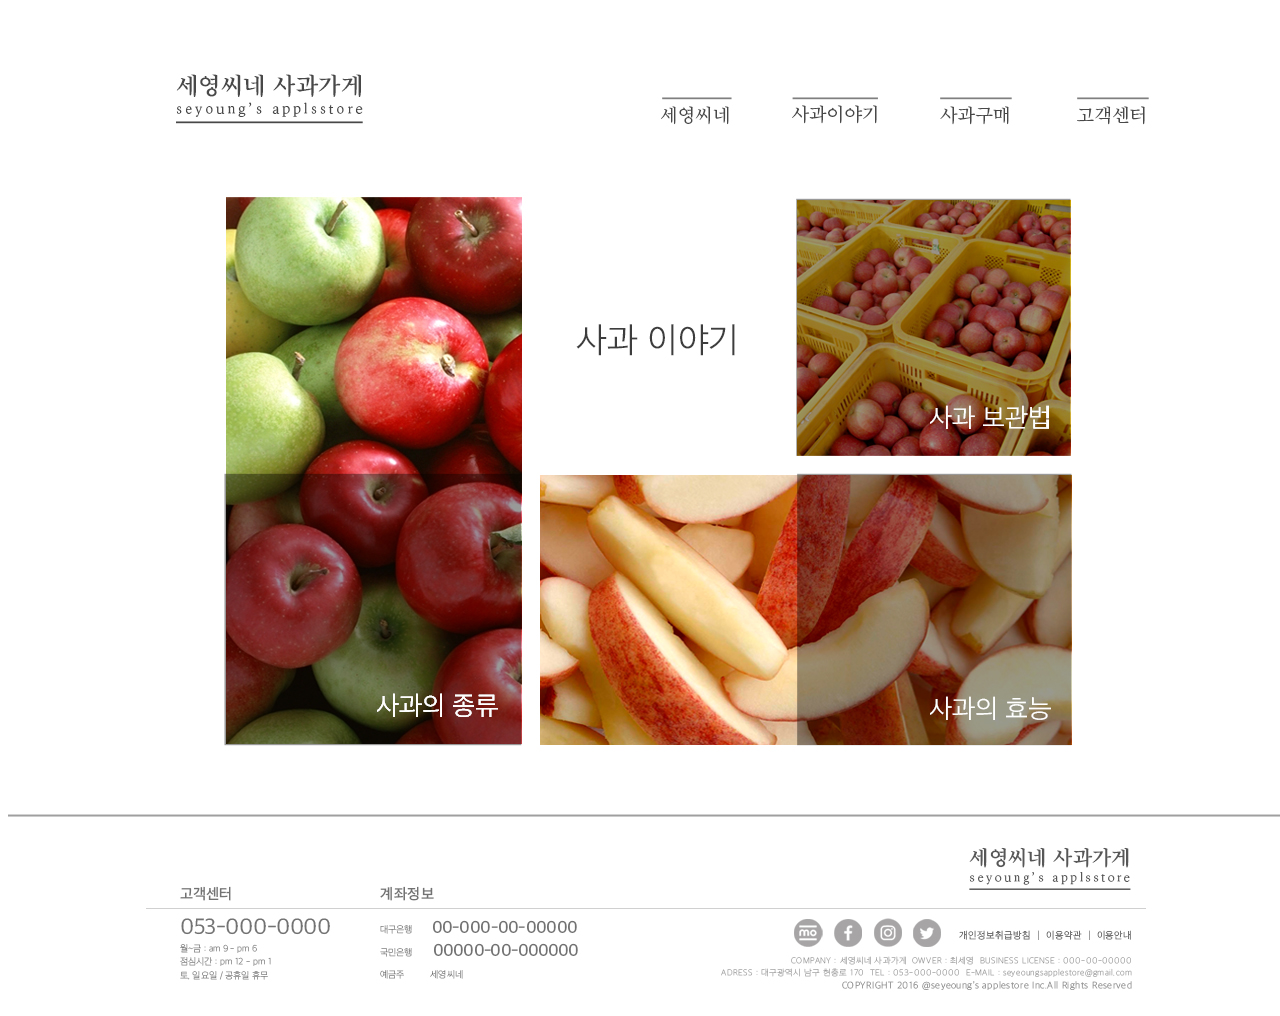
<file: applestory.html>
<!DOCTYPE html PUBLIC "-//W3C//DTD XHTML 1.0 Transitional//EN" "http://www.w3.org/TR/xhtml1/DTD/xhtml1-transitional.dtd">
<html xmlns="http://www.w3.org/1999/xhtml">
<head>
<meta http-equiv="Content-Type" content="text/html; charset=utf-8" />
<title>Untitled Document</title>
</head>

<body>
<table width="1280" border="0" cellspacing="0" cellpadding="0">
  <tr>
    <td><img src="applestory.jpg" width="1280" height="1000" usemap="#Map" border="0" /></td>
  </tr>
</table>

<map name="Map" id="Map">
  <area shape="rect" coords="217,467,514,736" href="applestorypopup3.html" />
  <area shape="rect" coords="790,467,1065,737" href="applestorypopup2.html" />
  <area shape="rect" coords="787,191,1064,448" href="applestorypopup1.html" />
  <area shape="rect" coords="787,912,816,940" href="http://www.seyeoungsapplestore.modoo.at" />
  <area shape="rect" coords="827,911,854,939" href="http://www.facebook.com/seyeoungsapplestore" />
  <area shape="rect" coords="864,912,894,941" href="http://www.instagram/_____x1" />
  <area shape="rect" coords="905,911,933,940" href="http://www.twitter.com" />
  <area shape="rect" coords="651,85,727,119" href="index.html" />
  <area shape="rect" coords="166,64,358,121" href="index.html" />
  <area shape="rect" coords="927,86,1007,120" href="buy.html" />
  <area shape="rect" coords="1064,84,1143,122" href="faq.html" />
</map>
</body>
</html>
</file>
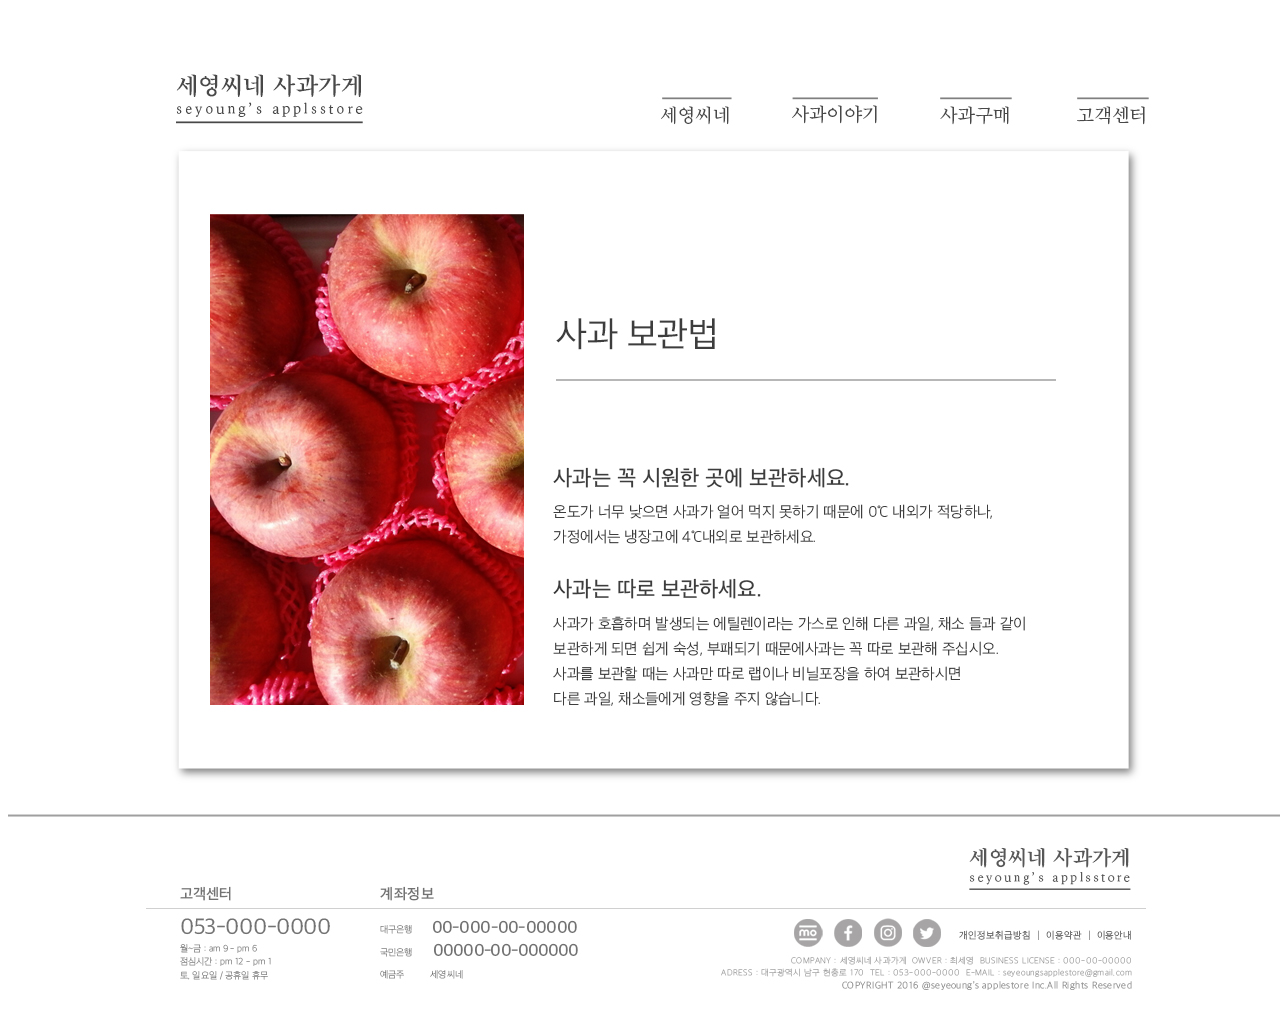
<file: applestorypopup1.html>
<!DOCTYPE html PUBLIC "-//W3C//DTD XHTML 1.0 Transitional//EN" "http://www.w3.org/TR/xhtml1/DTD/xhtml1-transitional.dtd">
<html xmlns="http://www.w3.org/1999/xhtml">
<head>
<meta http-equiv="Content-Type" content="text/html; charset=utf-8" />
<title>Untitled Document</title>
</head>

<body>
<table width="1280" border="0" cellspacing="0" cellpadding="0">
  <tr>
    <td><img src="popup1.jpg" width="1280" height="1000" usemap="#Map" border="0" /></td>
  </tr>
</table>

<map name="Map" id="Map">
  <area shape="rect" coords="646,84,728,119" href="index.html" />
  <area shape="rect" coords="162,63,362,123" href="index.html" />
  <area shape="rect" coords="780,82,873,120" href="applestory.html" />
  <area shape="rect" coords="923,82,1008,120" href="buy.html" />
  <area shape="rect" coords="1065,85,1143,120" href="faq.html" />
  <area shape="rect" coords="784,910,814,940" href="http://seyeoungsapplestore.modoo.at" />
  <area shape="rect" coords="824,911,855,941" href="http://www.facebook.com/seyeoungsapplestore" />
  <area shape="rect" coords="867,912,894,941" href="http://www.instagram.com/_____x1" />
  <area shape="rect" coords="904,911,932,940" href="http://www.twitter.com" />
</map>
</body>
</html>
</file>
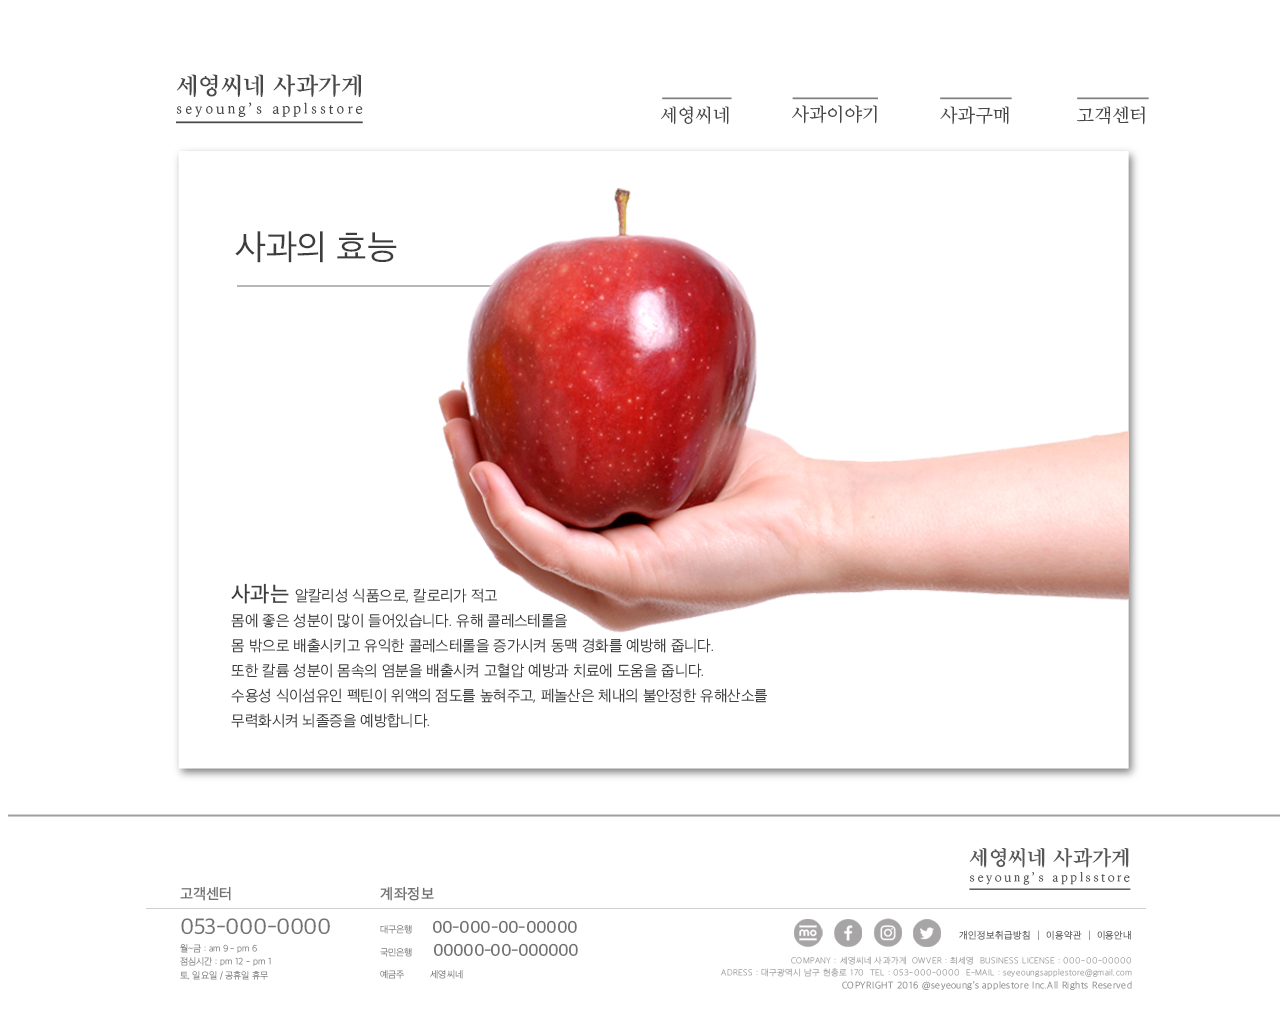
<file: applestorypopup2.html>
<!DOCTYPE html PUBLIC "-//W3C//DTD XHTML 1.0 Transitional//EN" "http://www.w3.org/TR/xhtml1/DTD/xhtml1-transitional.dtd">
<html xmlns="http://www.w3.org/1999/xhtml">
<head>
<meta http-equiv="Content-Type" content="text/html; charset=utf-8" />
<title>Untitled Document</title>
</head>

<body>
<table width="1280" border="0" cellspacing="0" cellpadding="0">
  <tr>
    <td><img src="popup2.jpg" width="1280" height="1000" usemap="#Map" border="0" /></td>
  </tr>
</table>

<p>
  <map name="Map" id="Map">
    <area shape="rect" coords="163,62,357,121" href="index.html" />
    <area shape="rect" coords="649,79,726,120" href="index.html" />
    <area shape="rect" coords="783,85,874,119" href="applestory.html" />
    <area shape="rect" coords="927,85,1008,118" href="buy.html" />
    <area shape="rect" coords="1067,83,1144,120" href="faq.html" />
    <area shape="rect" coords="784,911,814,939" href="http://seyeoungsapplestore.modoo.at" />
    <area shape="rect" coords="827,909,855,941" href="http://www.facebook.com/seyeoungsapplestore" />
    <area shape="rect" coords="866,911,894,940" href="http://www.instagram.com/_____x1" />
    <area shape="rect" coords="904,911,933,939" href="http://www.twitter.com" />
  </map>
</p>
</body>
</html>
</file>
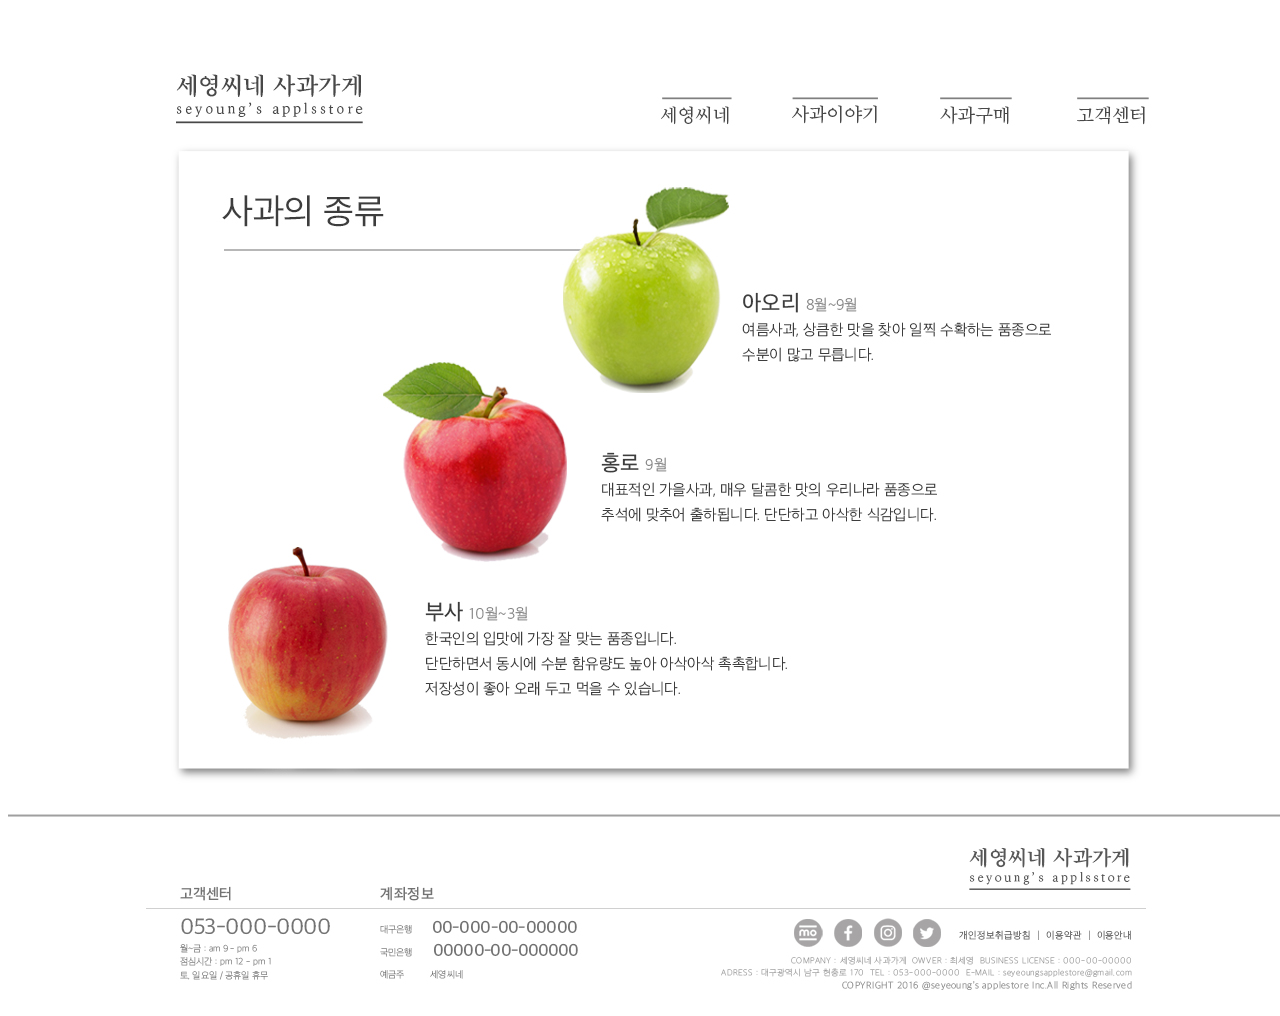
<file: applestorypopup3.html>
<!DOCTYPE html PUBLIC "-//W3C//DTD XHTML 1.0 Transitional//EN" "http://www.w3.org/TR/xhtml1/DTD/xhtml1-transitional.dtd">
<html xmlns="http://www.w3.org/1999/xhtml">
<head>
<meta http-equiv="Content-Type" content="text/html; charset=utf-8" />
<title>Untitled Document</title>
</head>

<body>
<table width="1280" border="0" cellspacing="0" cellpadding="0">
  <tr>
    <td><img src="popup3.jpg" width="1280" height="1000" usemap="#Map" border="0" /></td>
  </tr>
</table>

<map name="Map" id="Map">
  <area shape="rect" coords="162,62,358,123" href="index.html" />
  <area shape="rect" coords="649,82,729,122" href="index.html" />
  <area shape="rect" coords="781,85,873,120" href="applestory.html" />
  <area shape="rect" coords="925,83,1007,120" href="buy.html" />
  <area shape="rect" coords="1063,84,1148,119" href="faq.html" />
  <area shape="rect" coords="785,910,815,938" href="http://seyeoungsapplestore.modoo.at" />
  <area shape="rect" coords="825,910,853,940" href="http://www.facebook.com/seyeoungsapplestore" />
  <area shape="rect" coords="866,910,895,940" href="http://www.instagram.com/_____x1" />
  <area shape="rect" coords="905,911,933,939" href="http://www.twitter.com" />
</map>
</body>
</html>
</file>
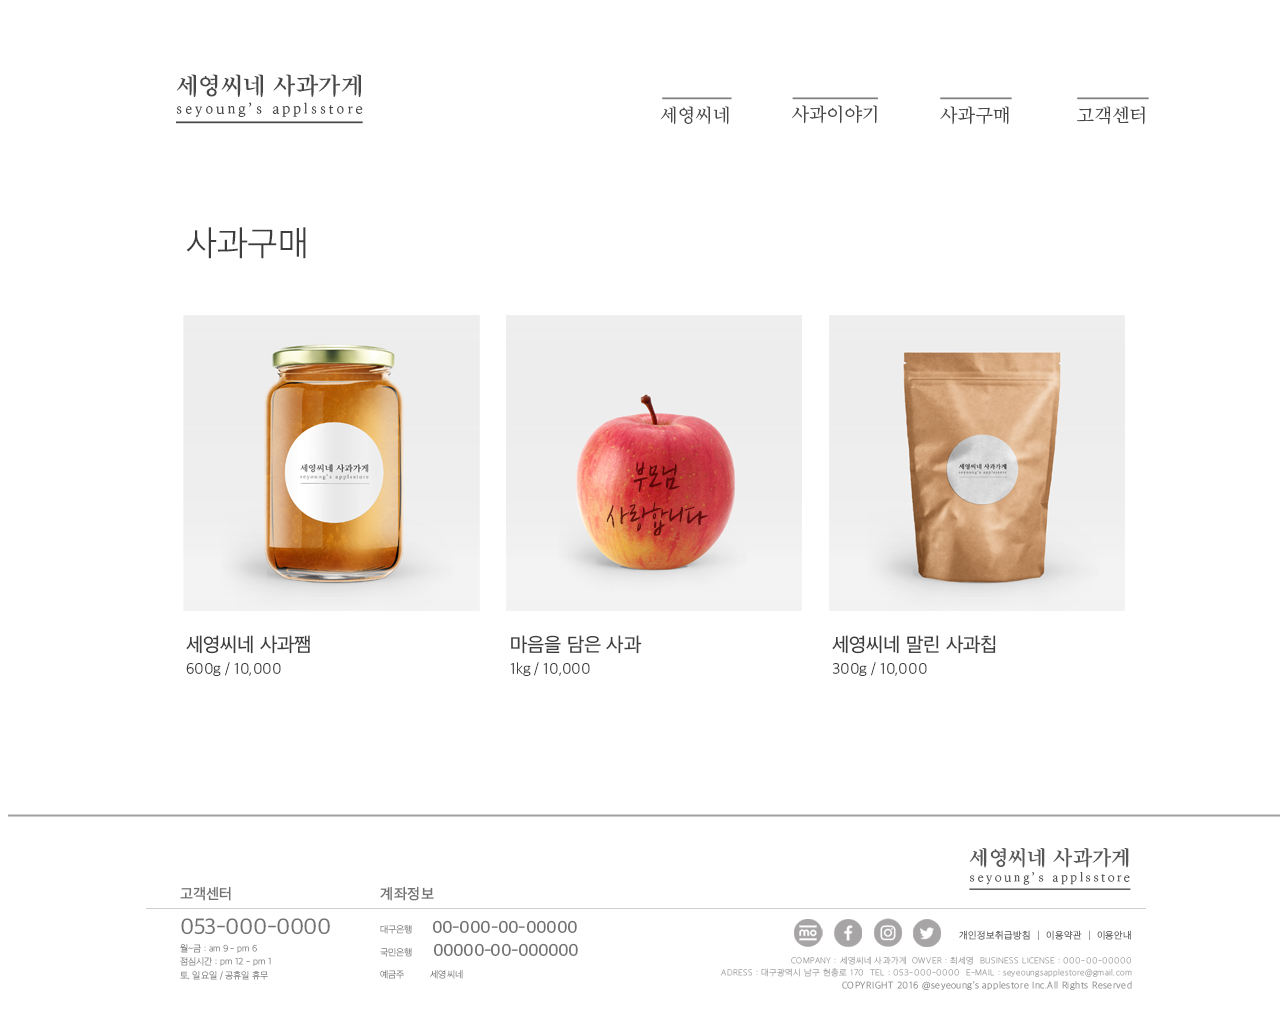
<file: buy.html>
<!DOCTYPE html PUBLIC "-//W3C//DTD XHTML 1.0 Transitional//EN" "http://www.w3.org/TR/xhtml1/DTD/xhtml1-transitional.dtd">
<html xmlns="http://www.w3.org/1999/xhtml">
<head>
<meta http-equiv="Content-Type" content="text/html; charset=utf-8" />
<title>Untitled Document</title>
</head>

<body>
<table width="1280" border="0" cellspacing="0" cellpadding="0">
  <tr>
    <td><img src="buy.jpg" width="1280" height="1000" usemap="#Map" border="0" /></td>
  </tr>
</table>

<map name="Map" id="Map">
  <area shape="rect" coords="500,307,792,674" href="details2.html" />
  <area shape="rect" coords="820,305,1120,676" href="details1.html" />
  <area shape="rect" coords="162,59,362,120" href="index.html" />
  <area shape="rect" coords="648,83,726,121" href="index.html" />
  <area shape="rect" coords="781,82,872,122" href="applestory.html" />
  <area shape="rect" coords="928,85,1012,121" href="buy.html" />
  <area shape="rect" coords="1064,84,1143,119" href="faq.html" />
  <area shape="rect" coords="784,909,817,942" href="http://seyeoungsapplestore.modoo.at" />
  <area shape="rect" coords="825,911,854,939" href="http://www.facebook.com/seyeoungsapplestore" />
  <area shape="rect" coords="867,911,894,939" href="http://www.instagram.com/_____x1" />
  <area shape="rect" coords="904,910,934,941" href="http://www.twitter.com" />
</map>
</body>
</html>
</file>
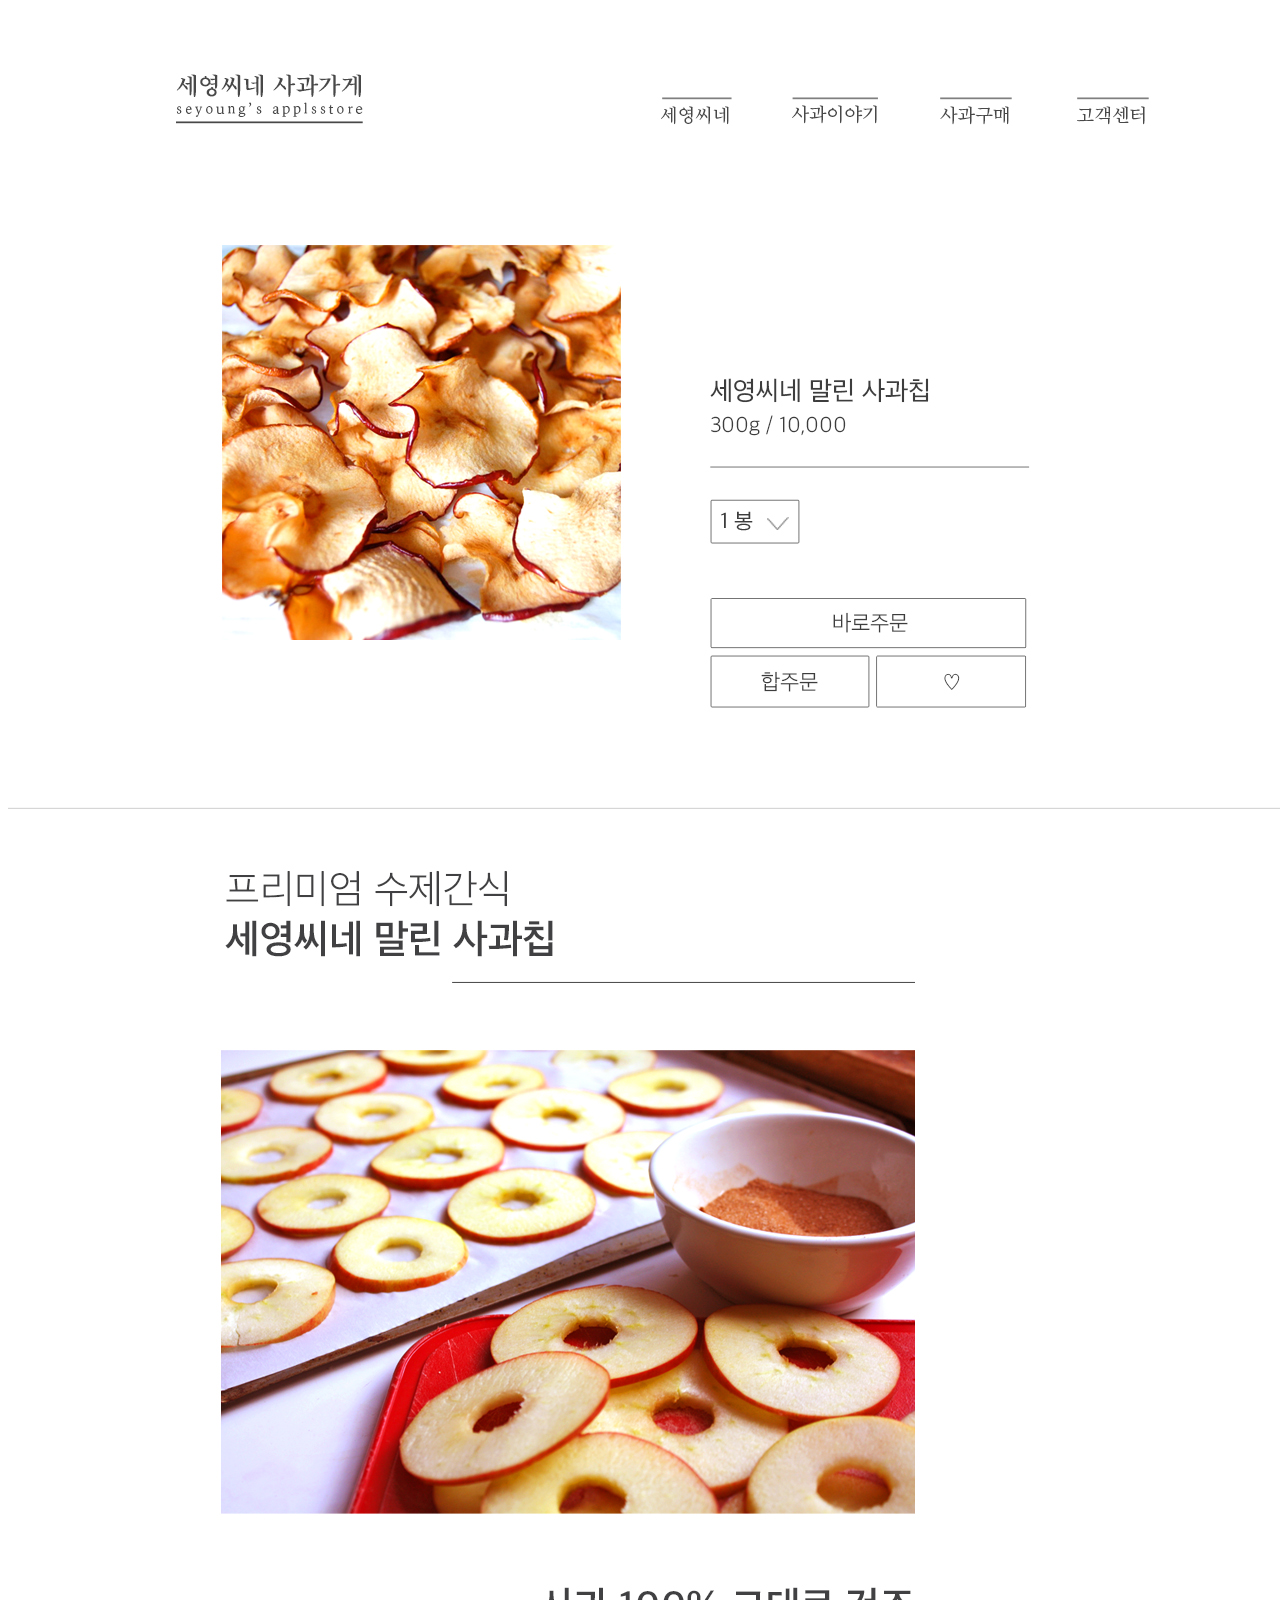
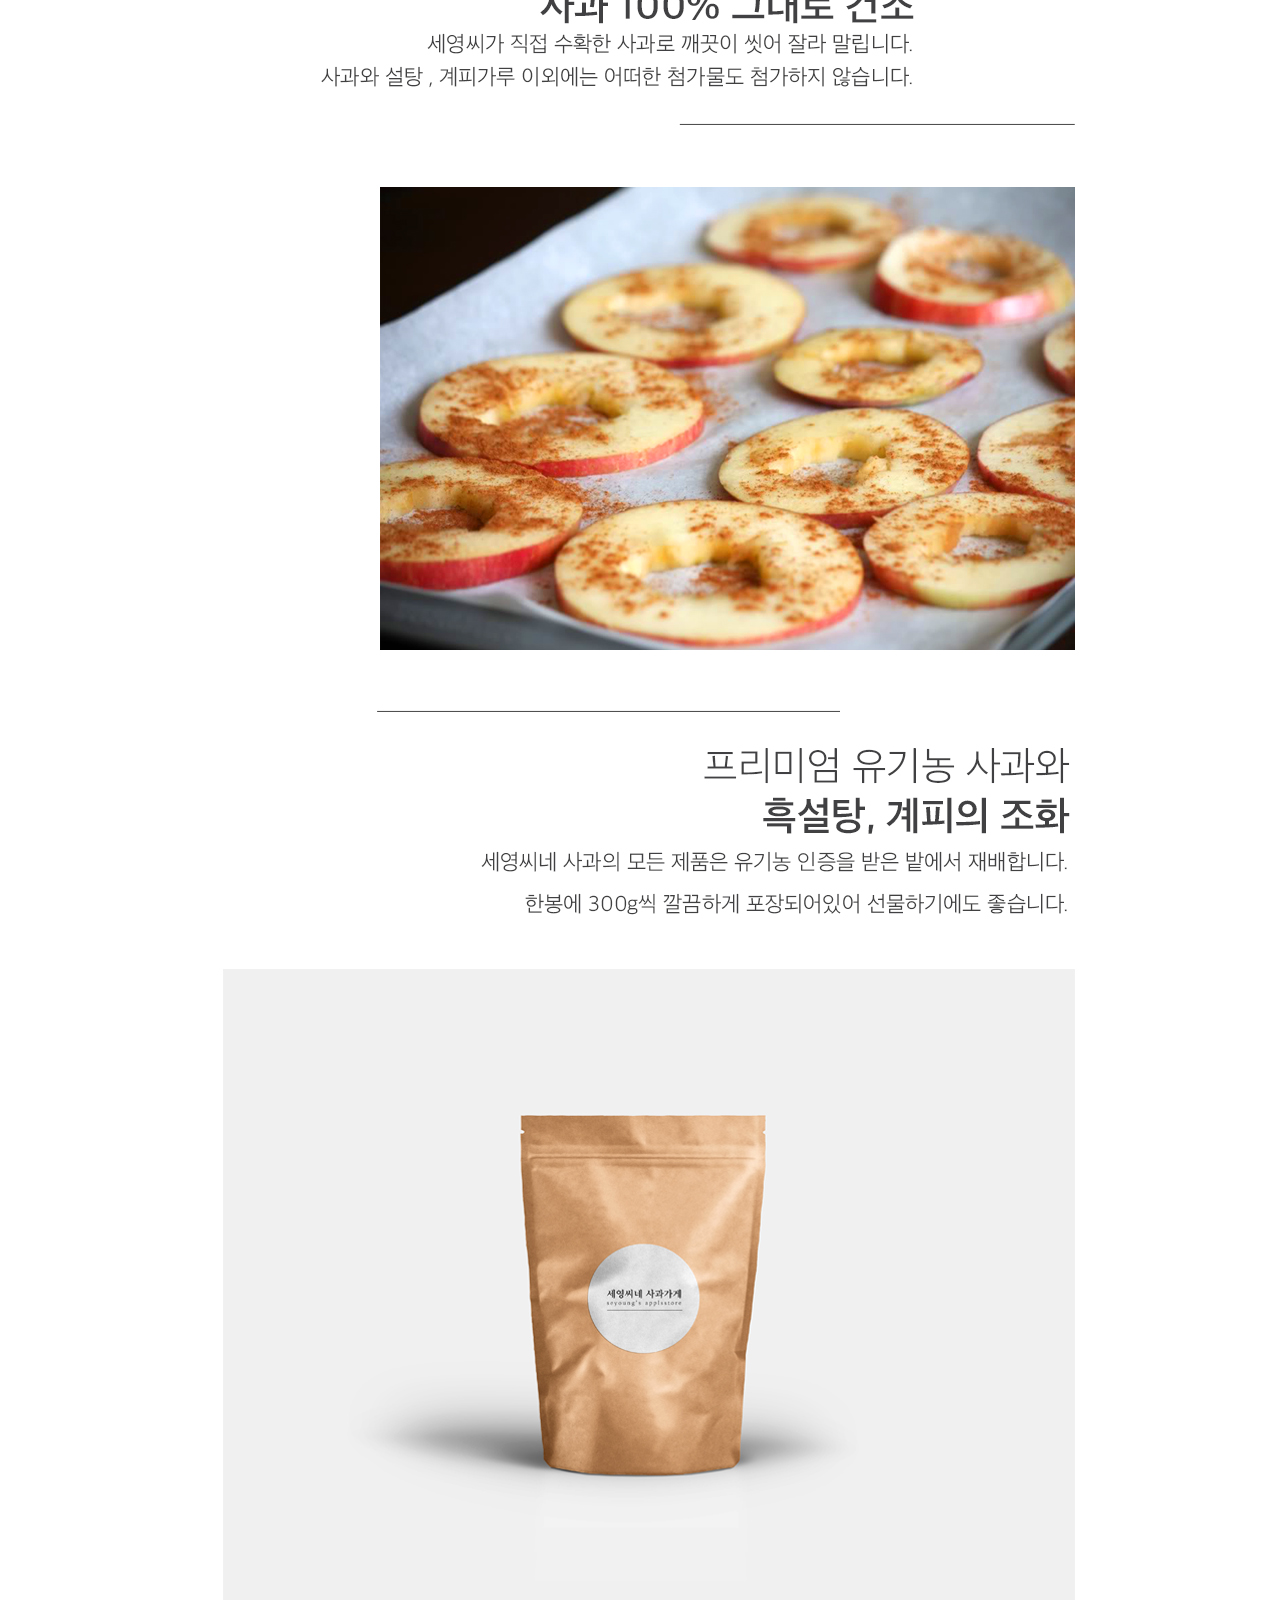
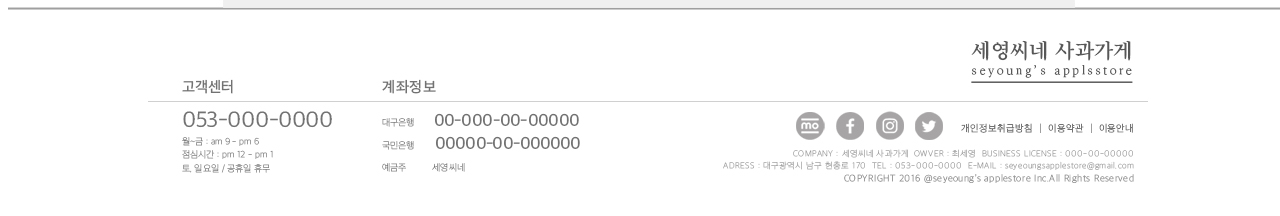
<file: details1.html>
<!DOCTYPE html PUBLIC "-//W3C//DTD XHTML 1.0 Transitional//EN" "http://www.w3.org/TR/xhtml1/DTD/xhtml1-transitional.dtd">
<html xmlns="http://www.w3.org/1999/xhtml">
<head>
<meta http-equiv="Content-Type" content="text/html; charset=utf-8" />
<title>Untitled Document</title>
</head>

<body>
<table width="1280" border="0" cellspacing="0" cellpadding="0">
  <tr>
    <td><img src="details1.jpg" width="1280" height="3400" usemap="#Map" border="0" /></td>
  </tr>
</table>

<map name="Map" id="Map">
  <area shape="rect" coords="167,60,359,120" href="index.html" />
  <area shape="rect" coords="647,85,731,123" href="index.html" />
  <area shape="rect" coords="779,86,873,122" href="applestory.html" />
  <area shape="rect" coords="922,84,1010,120" href="buy.html" />
  <area shape="rect" coords="1065,85,1142,119" href="faq.html" />
  <area shape="rect" coords="788,3303,816,3331" href="http://seyeoungsapplestore.modoo.at" />
  <area shape="rect" coords="828,3305,856,3332" href="http://www.facebook.com/seyeoungsapplestore" />
  <area shape="rect" coords="866,3303,896,3333" href="http://www.instagram.com/_____x1" />
  <area shape="rect" coords="907,3304,935,3330" href="http://www.twitter.com" />
</map>
</body>
</html>
</file>
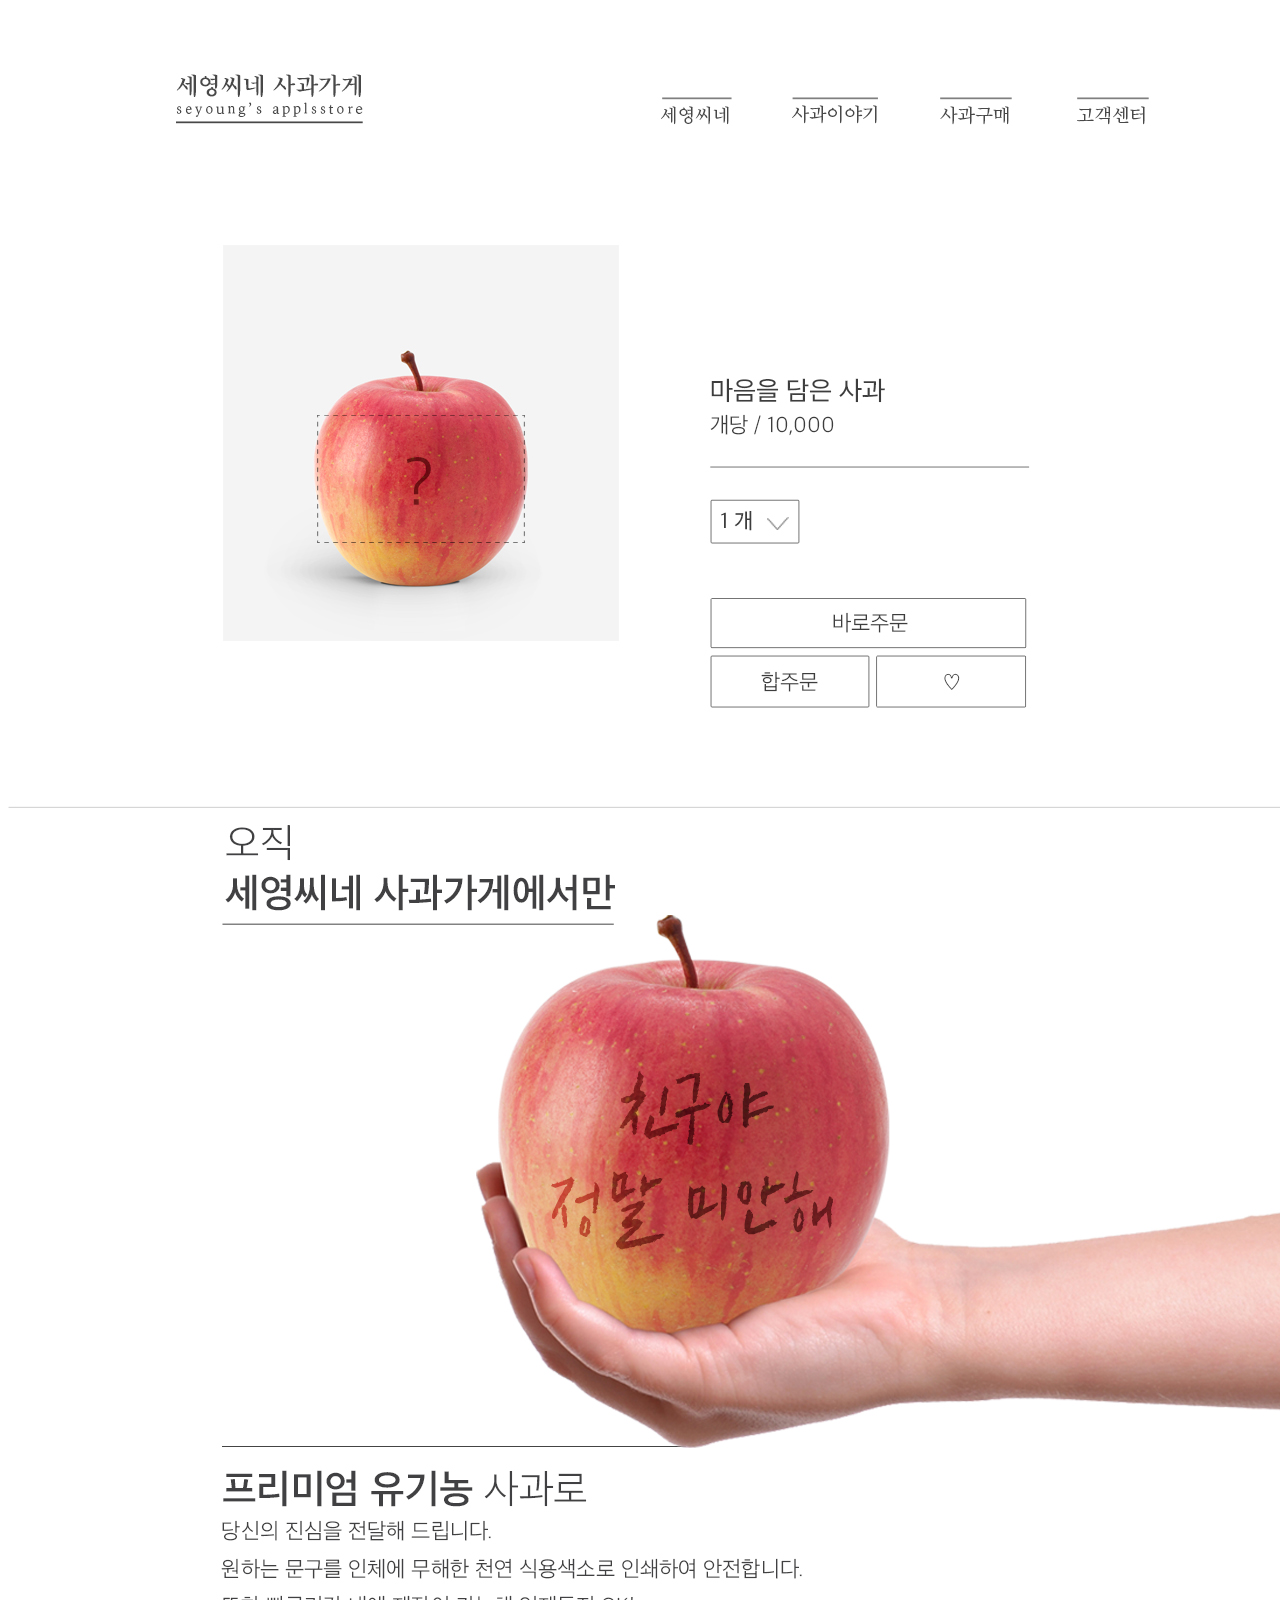
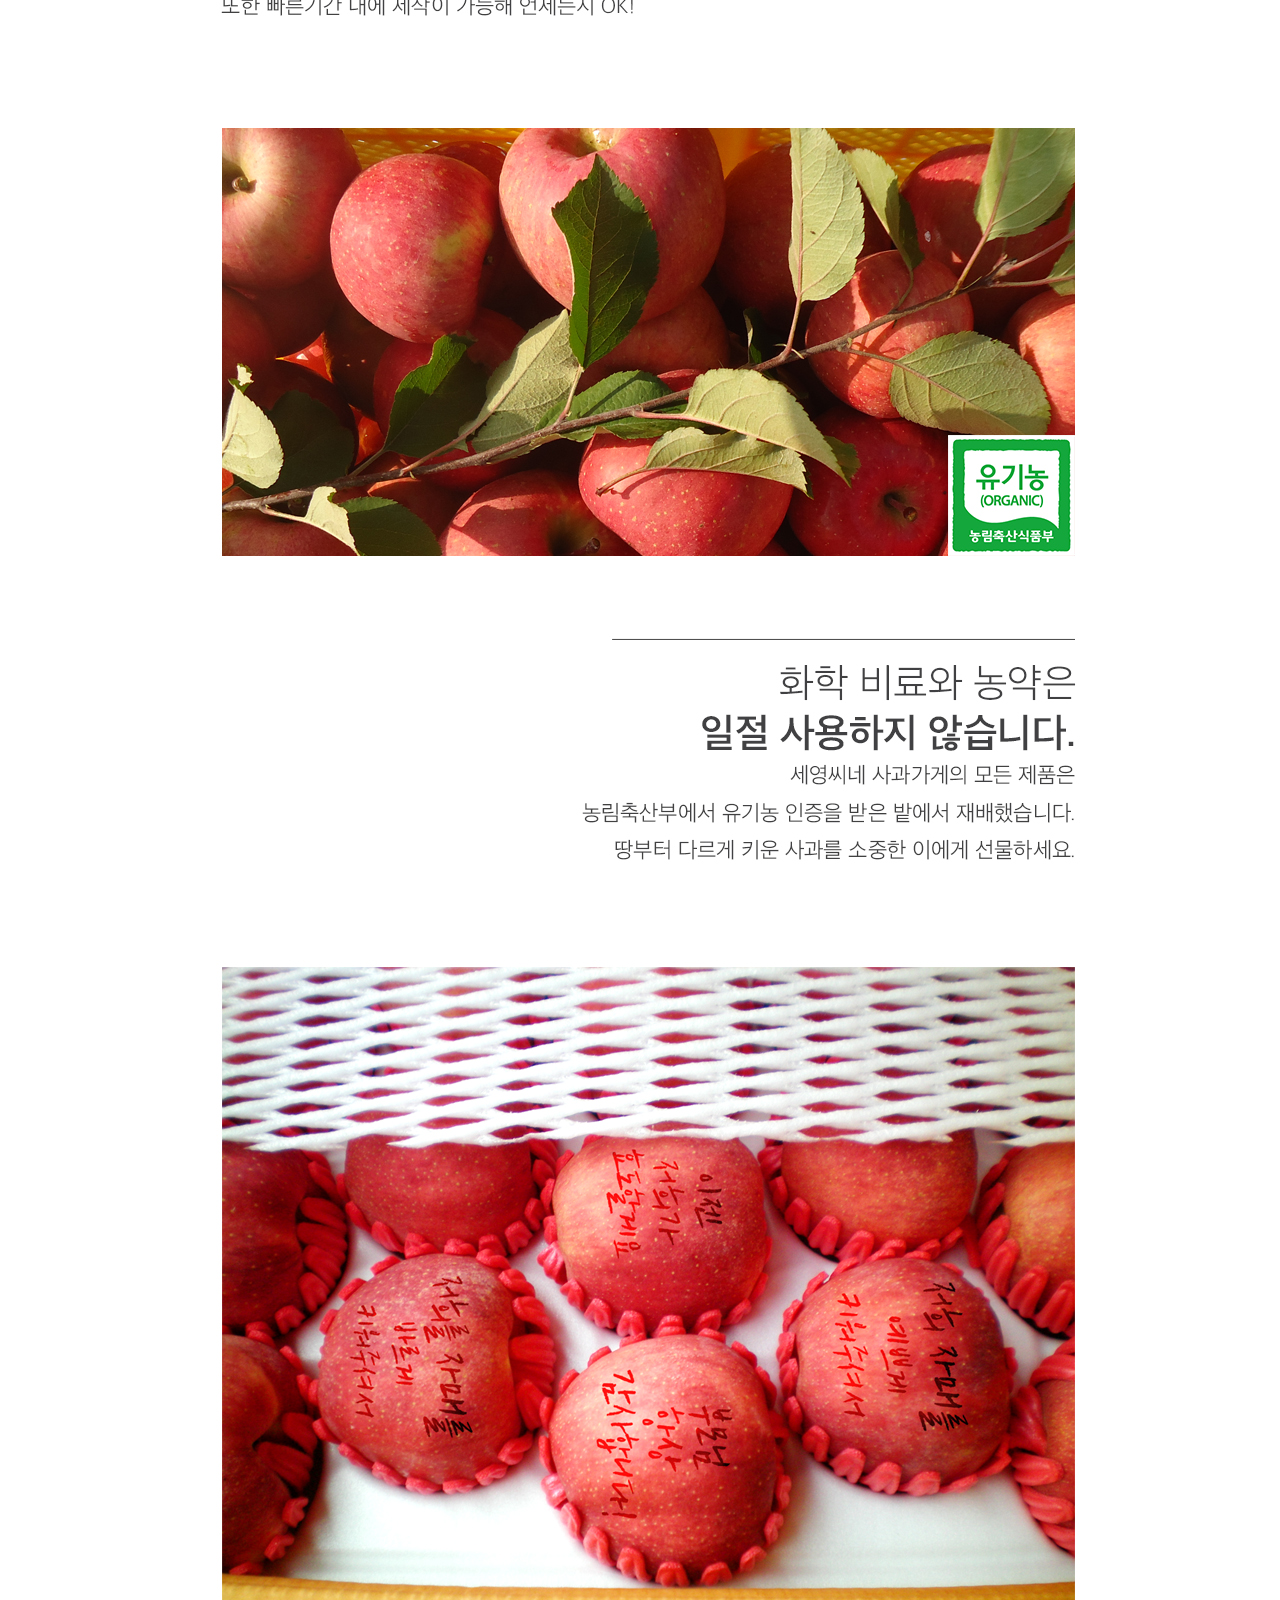
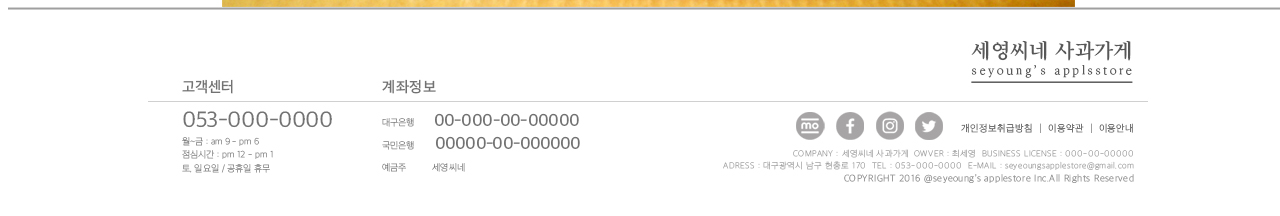
<file: details2.html>
<!DOCTYPE html PUBLIC "-//W3C//DTD XHTML 1.0 Transitional//EN" "http://www.w3.org/TR/xhtml1/DTD/xhtml1-transitional.dtd">
<html xmlns="http://www.w3.org/1999/xhtml">
<head>
<meta http-equiv="Content-Type" content="text/html; charset=utf-8" />
<title>Untitled Document</title>
</head>

<body>
<table width="1280" border="0" cellspacing="0" cellpadding="0">
  <tr>
    <td><img src="details2.jpg" width="1280" height="3400" usemap="#Map" border="0" /></td>
  </tr>
</table>

<map name="Map" id="Map">
  <area shape="rect" coords="165,57,361,121" href="index.html" />
  <area shape="rect" coords="648,79,727,121" href="index.html" />
  <area shape="rect" coords="781,83,875,121" href="applestory.html" />
  <area shape="rect" coords="922,84,1010,121" href="buy.html" />
  <area shape="rect" coords="1067,84,1145,121" href="faq,html" />
  <area shape="rect" coords="785,3301,817,3333" href="http://seyeoungsapplestore.modoo.at" />
  <area shape="rect" coords="827,3303,857,3334" href="http://www.facebook.com/seyeoungsapplestore" />
  <area shape="rect" coords="868,3304,896,3333" href="http://www.instagram.com/_____x1" />
  <area shape="rect" coords="907,3305,934,3332" href="http://www.twitter.com" />
</map>
</body>
</html>
</file>
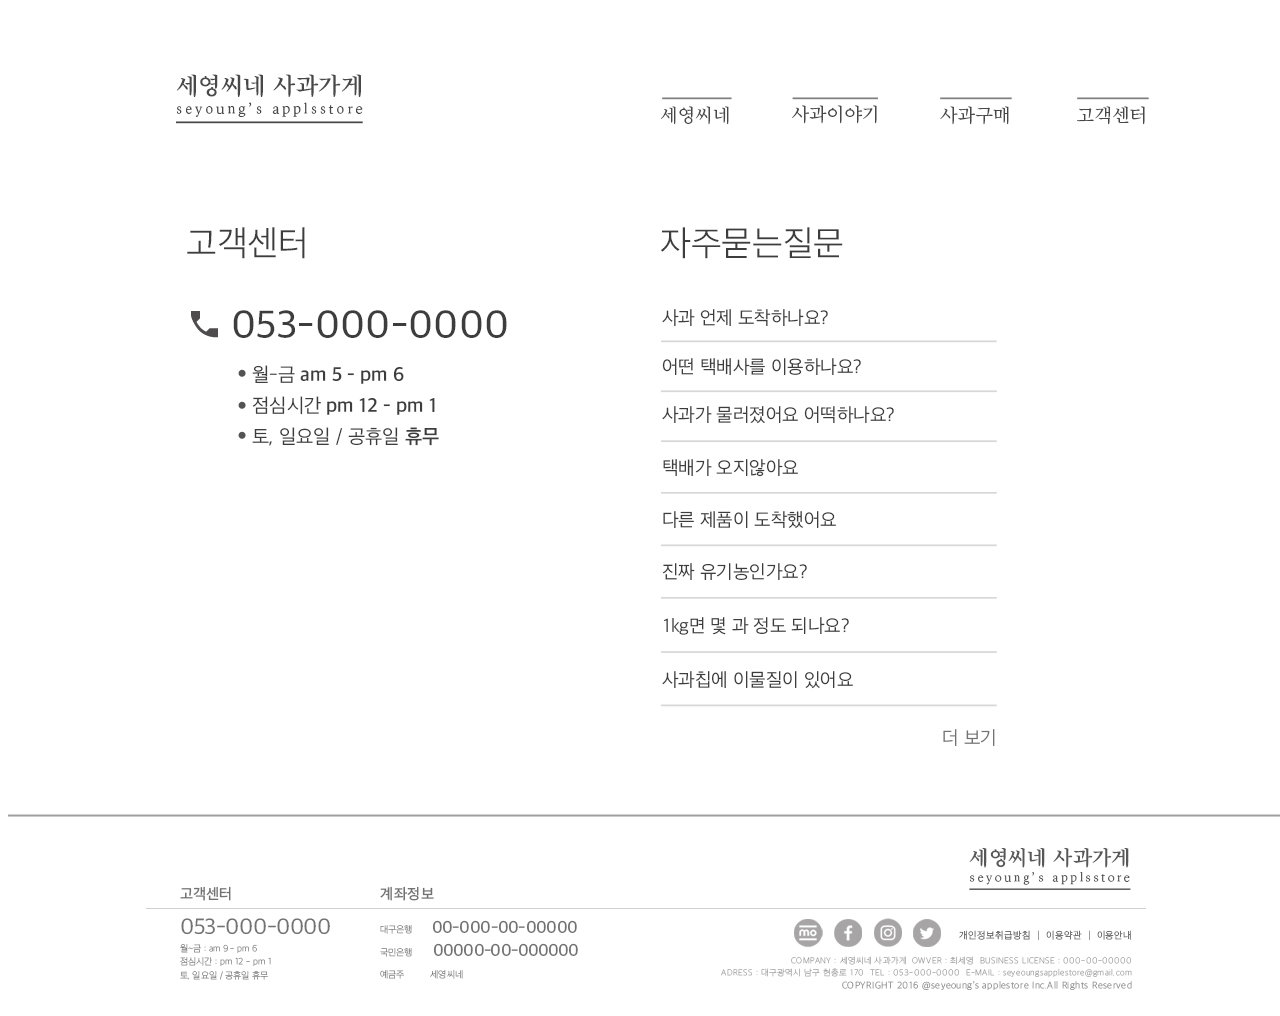
<file: faq.html>
<!DOCTYPE html PUBLIC "-//W3C//DTD XHTML 1.0 Transitional//EN" "http://www.w3.org/TR/xhtml1/DTD/xhtml1-transitional.dtd">
<html xmlns="http://www.w3.org/1999/xhtml">
<head>
<meta http-equiv="Content-Type" content="text/html; charset=utf-8" />
<title>Untitled Document</title>
</head>

<body>
<table width="1280" border="0" cellspacing="0" cellpadding="0">
  <tr>
    <td><img src="callfaq.jpg" width="1280" height="1000" usemap="#Map" border="0" /></td>
  </tr>
</table>

<map name="Map" id="Map">
  <area shape="rect" coords="157,59,362,125" href="index.html" />
  <area shape="rect" coords="649,82,728,120" href="index.html" />
  <area shape="rect" coords="778,81,874,121" href="applestory.html" />
  <area shape="rect" coords="924,82,1008,120" href="buy.html" />
  <area shape="rect" coords="1063,84,1146,122" href="faq.html" />
  <area shape="rect" coords="787,911,815,942" href="http://seyeoungsapplestore.modoo.at" />
  <area shape="rect" coords="824,912,854,939" href="http://www.facebook.com/seyeoungsapplestore" />
  <area shape="rect" coords="864,911,895,939" href="#http://www.instagram.com/_____x1" />
  <area shape="rect" coords="903,912,933,940" href="http://www.twitter.com" />
</map>
</body>
</html>
</file>
